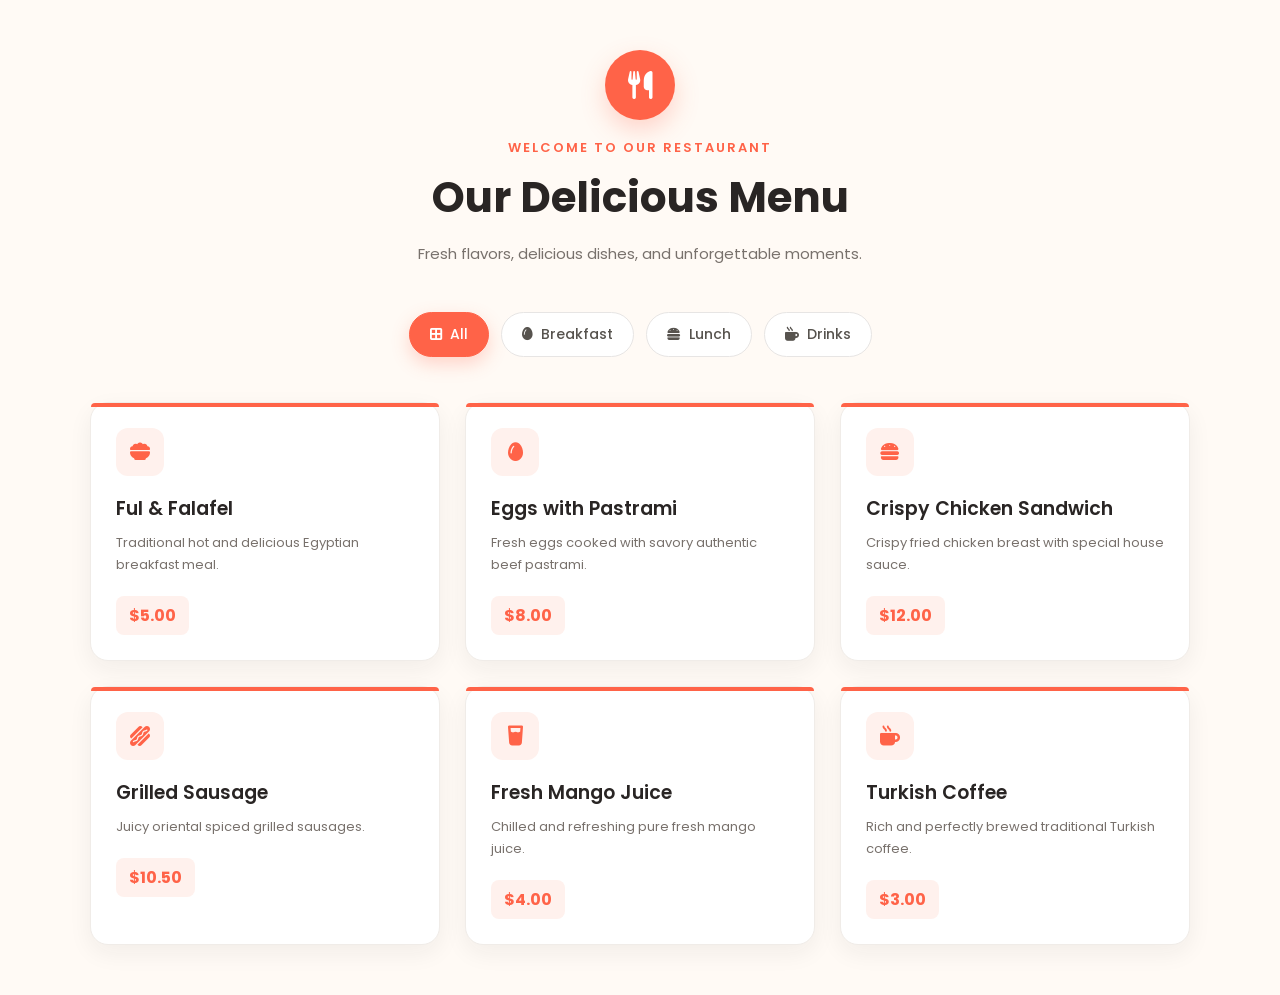
<file: index.html>
<!DOCTYPE html>
<html lang="en">
<head>
    <meta charset="UTF-8">
    <meta name="viewport" content="width=device-width, initial-scale=1.0">

    <title>Restaurant Menu</title>

    <link rel="preconnect" href="https://fonts.googleapis.com">
    <link rel="preconnect" href="https://fonts.gstatic.com" crossorigin>

    <link
        href="https://fonts.googleapis.com/css2?family=Poppins:wght@400;500;600;700&display=swap"
        rel="stylesheet"
    >

    <!-- Font Awesome -->
    <link
        rel="stylesheet"
        href="https://cdnjs.cloudflare.com/ajax/libs/font-awesome/6.5.2/css/all.min.css"
    >

    <link rel="stylesheet" href="style.css">
</head>

<body>

    <header class="hero">

        <div class="hero-icon">
            <i class="fa-solid fa-utensils"></i>
        </div>

        <p class="subtitle">WELCOME TO OUR RESTAURANT</p>

        <h1>Our Delicious Menu</h1>

        <p class="description">
            Fresh flavors, delicious dishes, and unforgettable moments.
        </p>

    </header>


    <div class="btns">

        <button class="btn active" data-category="all">
            <i class="fa-solid fa-border-all"></i>
            All
        </button>

        <button class="btn" data-category="breakfast">
            <i class="fa-solid fa-egg"></i>
            Breakfast
        </button>

        <button class="btn" data-category="lunch">
            <i class="fa-solid fa-burger"></i>
            Lunch
        </button>

        <button class="btn" data-category="drinks">
            <i class="fa-solid fa-mug-hot"></i>
            Drinks
        </button>

    </div>


    <div class="menu-container" id="menuContainer"></div>


    <script src="scriptt.js"></script>

</body>
</html>
</file>
<file: style.css>
* {
    box-sizing: border-box;
    margin: 0;
    padding: 0;
    font-family: 'Poppins', sans-serif;
}

body {
    min-height: 100vh;
    background: #fffaf5;
    color: #292524;
    padding: 50px 20px;
}


/* =========================
   HEADER
========================= */

.hero {
    text-align: center;
    max-width: 700px;
    margin: 0 auto 45px;
}

.hero-icon {
    width: 70px;
    height: 70px;

    margin: 0 auto 18px;

    display: flex;
    align-items: center;
    justify-content: center;

    background: #ff6348;
    color: white;

    border-radius: 50%;

    font-size: 28px;

    box-shadow: 0 10px 25px rgba(255, 99, 72, 0.25);
}

.subtitle {
    color: #ff6348;

    font-size: 13px;

    font-weight: 600;

    letter-spacing: 2px;

    margin-bottom: 8px;
}

.hero h1 {
    font-size: 42px;

    font-weight: 700;

    margin-bottom: 12px;

    color: #292524;
}

.description {
    color: #78716c;

    font-size: 15px;

    line-height: 1.7;
}


/* =========================
   FILTER BUTTONS
========================= */

.btns {
    display: flex;

    justify-content: center;

    flex-wrap: wrap;

    gap: 12px;

    margin-bottom: 45px;
}

.btn {
    display: flex;

    align-items: center;

    gap: 8px;

    border: 1px solid #e7e5e4;

    background: white;

    color: #57534e;

    padding: 11px 20px;

    border-radius: 30px;

    cursor: pointer;

    font-size: 14px;

    font-weight: 500;

    transition: all 0.3s ease;
}

.btn i {
    font-size: 14px;
}

.btn:hover {
    transform: translateY(-2px);

    border-color: #ff6348;

    color: #ff6348;
}

.btn.active {
    background: #ff6348;

    border-color: #ff6348;

    color: white;

    box-shadow: 0 7px 18px rgba(255, 99, 72, 0.25);
}


/* =========================
   MENU CONTAINER
========================= */

.menu-container {
    max-width: 1100px;

    margin: 0 auto;

    display: grid;

    grid-template-columns: repeat(3, 1fr);

    gap: 25px;
}


/* =========================
   MENU CARD
========================= */

.menu-item {
    position: relative;

    background: white;

    border: 1px solid #f0ece8;

    border-radius: 18px;

    padding: 25px;

    text-align: left;

    box-shadow: 0 8px 25px rgba(41, 37, 36, 0.06);

    transition:
        transform 0.3s ease,
        box-shadow 0.3s ease;
}

.menu-item::before {
    content: "";

    position: absolute;

    top: 0;
    left: 0;

    width: 100%;
    height: 4px;

    background: #ff6348;

    border-radius: 18px 18px 0 0;
}

.menu-item:hover {
    transform: translateY(-8px);

    box-shadow: 0 18px 35px rgba(41, 37, 36, 0.11);
}


/* =========================
   ITEM ICON
========================= */

.item-icon {
    width: 48px;
    height: 48px;

    display: flex;

    align-items: center;

    justify-content: center;

    background: #fff1ed;

    color: #ff6348;

    border-radius: 12px;

    font-size: 20px;

    margin-bottom: 18px;
}


/* =========================
   TITLE
========================= */

.menu-item h3 {
    color: #292524;

    font-size: 19px;

    margin-bottom: 9px;

    font-weight: 600;
}


/* =========================
   DESCRIPTION
========================= */

.menu-item p {
    color: #78716c;

    font-size: 13px;

    line-height: 1.7;

    margin-bottom: 20px;
}


/* =========================
   PRICE
========================= */

.price {
    display: inline-block;

    background: #fff1ed;

    color: #ff6348;

    font-size: 16px;

    font-weight: 700;

    padding: 7px 13px;

    border-radius: 8px;
}


/* =========================
   RESPONSIVE
========================= */

@media (max-width: 900px) {

    .menu-container {
        grid-template-columns: repeat(2, 1fr);
    }

    .hero h1 {
        font-size: 36px;
    }
}


@media (max-width: 600px) {

    body {
        padding: 35px 15px;
    }

    .hero {
        margin-bottom: 30px;
    }

    .hero h1 {
        font-size: 30px;
    }

    .description {
        font-size: 14px;
    }

    .btns {
        gap: 8px;
    }

    .btn {
        padding: 9px 14px;

        font-size: 13px;
    }

    .menu-container {
        grid-template-columns: 1fr;

        gap: 18px;
    }

    .menu-item {
        padding: 22px;
    }
}
</file>
